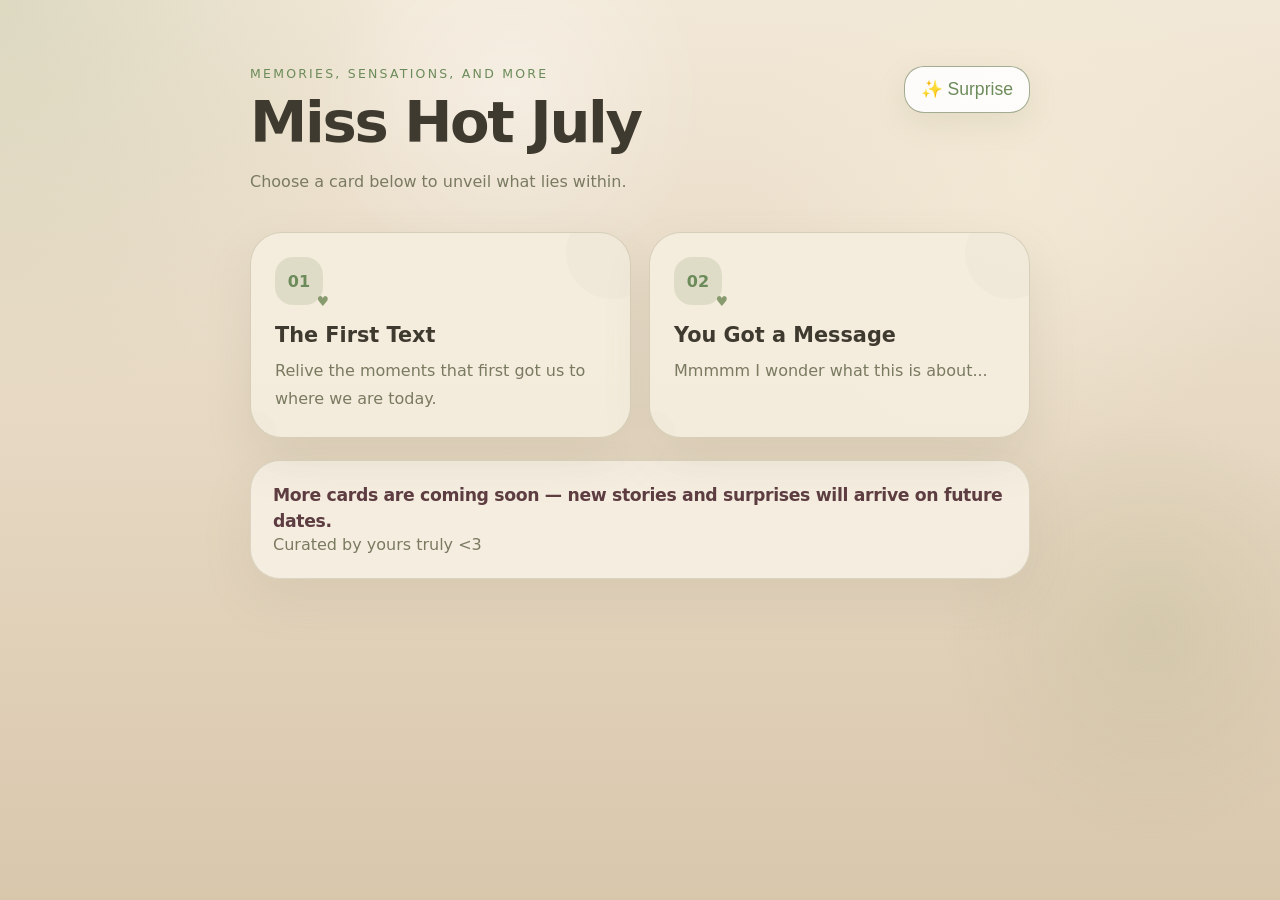
<file: index.html>
<!DOCTYPE html>
<html lang="en">
  <head>
    <meta charset="UTF-8" />
    <meta name="viewport" content="width=device-width, initial-scale=1.0, viewport-fit=cover" />
    <title>Miss Hot July | Curated From The Heart</title>
    <link rel="stylesheet" href="styles.css" />
  </head>
  <body>
    <div class="surface">
      <header class="app-header">
        <div>
          <p class="eyebrow">Memories, Sensations, and More</p>
          <h1>Miss Hot July</h1>
          <p class="description">Choose a card below to unveil what lies within.</p>
        </div>
        <button id="surpriseButton" class="theme-button" aria-label="Play a cute animated surprise">✨ Surprise</button>
      </header>

      <main>
        <section class="card-grid" aria-label="Experience directory">
          <a class="card" href="experiences/theFirstText.html">
            <div class="card-label">01</div>
            <h2>The First Text</h2>
            <p>Relive the moments that first got us to where we are today.</p>
          </a>

          <a class="card" href="loadingScreens/arionaXP-loading.html">
            <div class="card-label">02</div>
            <h2>You Got a Message</h2>
            <p>Mmmmm I wonder what this is about...</p>
          </a>
        </section>

        <section class="status-panel">
          <p class="panel-heading">More cards are coming soon — new stories and surprises will arrive on future dates.</p>
          <p class="small-note">Curated by yours truly <3</p>
        </section>
      </main>
    </div>

    <script src="app.js"></script>
  </body>
</html>
</file>
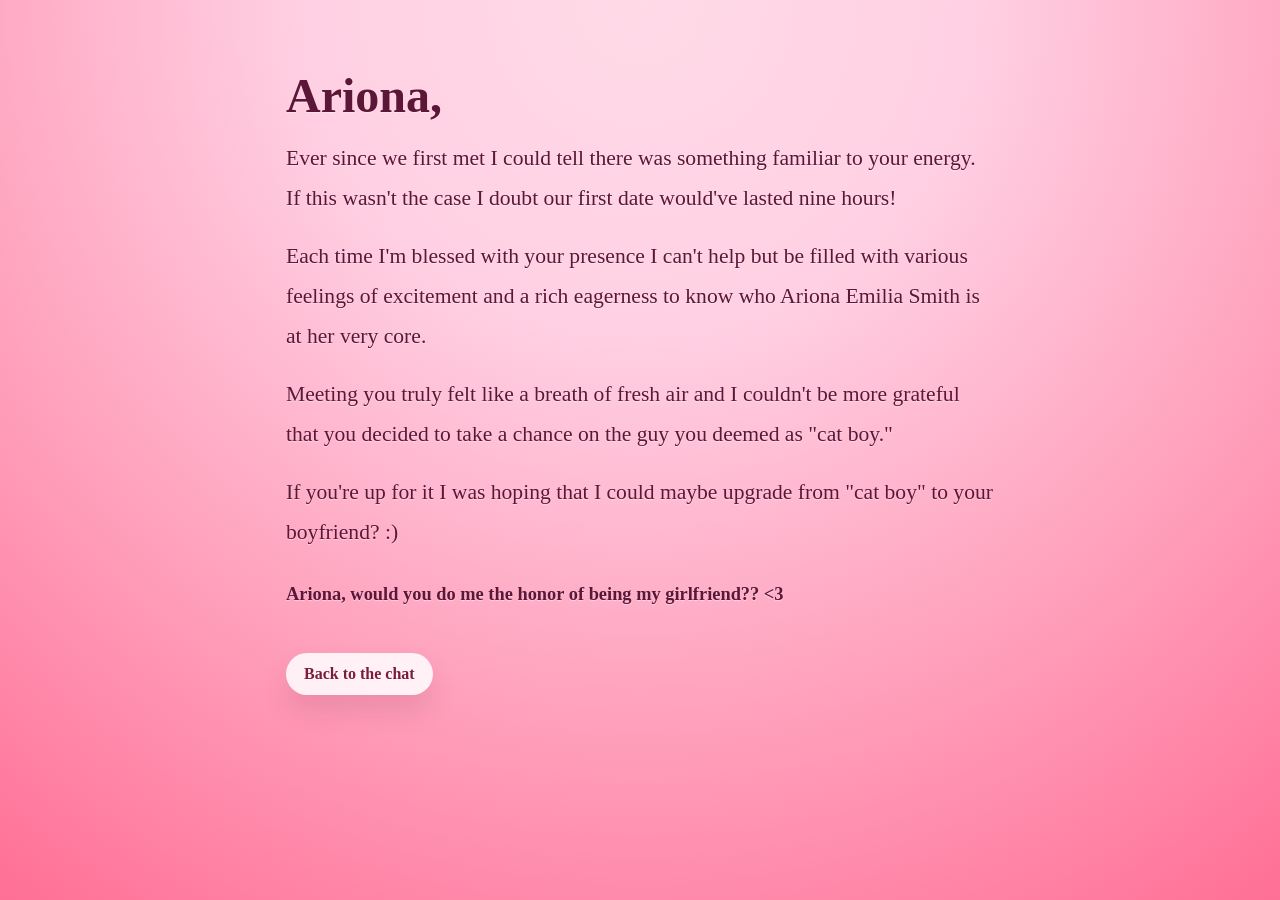
<file: love-letter.html>
<!DOCTYPE html>
<html lang="en">
  <head>
    <meta charset="UTF-8" />
    <meta name="viewport" content="width=device-width, initial-scale=1.0, viewport-fit=cover" />
    <title>My Love Letter</title>
    <style>
      :root {
        color-scheme: dark;
      }

      * {
        box-sizing: border-box;
      }

      html {
        min-height: 100%;
      }

      body {
        margin: 0;
        min-height: 100vh;
        overflow-x: hidden;
        overflow-y: auto;
        font-family: Georgia, "Times New Roman", serif;
        background: radial-gradient(circle at top, #ffdae7 0%, #ffd0e3 30%, #ff9ab7 70%, #ff6f95 100%);
        color: #5c1637;
        padding: env(safe-area-inset-top, 20px) 16px env(safe-area-inset-bottom, 20px);
      }

      .hearts {
        position: fixed;
        inset: 0;
        overflow: hidden;
        pointer-events: none;
      }

      .heart {
        position: absolute;
        font-size: 1.6rem;
        animation: drift 6s linear forwards;
        opacity: 0.85;
      }

      @keyframes drift {
        0% {
          transform: translate3d(0, 0, 0) scale(0.4);
          opacity: 0;
        }
        10% {
          opacity: 1;
        }
        100% {
          transform: translate3d(var(--tx), 110vh, 0) scale(1.2);
          opacity: 0;
        }
      }

      .letter {
        position: relative;
        z-index: 1;
        max-width: 760px;
        width: min(100%, 760px);
        margin: 0 auto;
        padding: 36px 26px 34px;
        text-align: left;
        color: #5c1637;
        text-shadow: 0 1px 1px rgba(255, 255, 255, 0.45);
      }

      .letter h1 {
        font-size: clamp(2rem, 4vw, 3rem);
        margin-bottom: 16px;
      }

      .letter p {
        font-size: clamp(1.05rem, 2.2vw, 1.35rem);
        line-height: 1.85;
        margin: 0 0 18px;
      }

      .letter .signature {
        margin-top: 24px;
        font-size: 1.15rem;
        font-weight: 700;
      }

      .back-link {
        display: inline-flex;
        margin-top: 24px;
        padding: 12px 18px;
        border-radius: 999px;
        background: rgba(255, 255, 255, 0.85);
        color: #7a1c3f;
        text-decoration: none;
        font-weight: 700;
        box-shadow: 0 16px 28px rgba(92, 22, 55, 0.12);
      }

      @media (max-width: 520px) {
        .letter {
          padding: 28px 20px 28px;
        }

        .letter h1 {
          font-size: 2rem;
        }

        .back-link {
          width: 100%;
          justify-content: center;
        }
      }
    </style>
  </head>
  <body>
    <div class="hearts" id="hearts"></div>

    <main class="letter">
      <h1>Ariona,</h1>
      <p>
        Ever since we first met I could tell there was something familiar to your energy.
        If this wasn't the case I doubt our first date would've lasted nine hours!
      </p>
      <p>
        Each time I'm blessed with your presence I can't help but be filled with various feelings of excitement and a rich eagerness
        to know who Ariona Emilia Smith is at her very core.
      </p>
      <p>
        Meeting you truly felt like a breath of fresh air and I couldn't be more grateful that you decided to take a chance on the guy
        you deemed as "cat boy." 
      </p>
      <p>
        If you're up for it I was hoping that I could maybe upgrade from "cat boy" to your boyfriend? :)
      </p>
      <p class="signature">
        Ariona, would you do me the honor of being my girlfriend?? <span aria-hidden="true">&lt;3</span>
      </p>
      <a class="back-link" href="experiences/youGotAMessage.html" onclick="sessionStorage.setItem('youGotAMessageConversationState', sessionStorage.getItem('youGotAMessageConversationState') || '{}');">Back to the chat</a>
    </main>

    <script>
      const hearts = document.getElementById('hearts');
      const symbols = ['💗', '💖', '💕', '💘', '💝'];

      function createHeart() {
        const heart = document.createElement('div');
        heart.className = 'heart';
        heart.textContent = symbols[Math.floor(Math.random() * symbols.length)];
        heart.style.left = `${Math.random() * 100}%`;
        heart.style.top = '-6vh';
        heart.style.setProperty('--tx', `${(Math.random() - 0.5) * 120}px`);
        heart.style.animationDuration = `${5 + Math.random() * 3}s`;
        hearts.appendChild(heart);

        setTimeout(() => heart.remove(), 8000);
      }

      setInterval(createHeart, 220);
      createHeart();
    </script>
  </body>
</html>
</file>
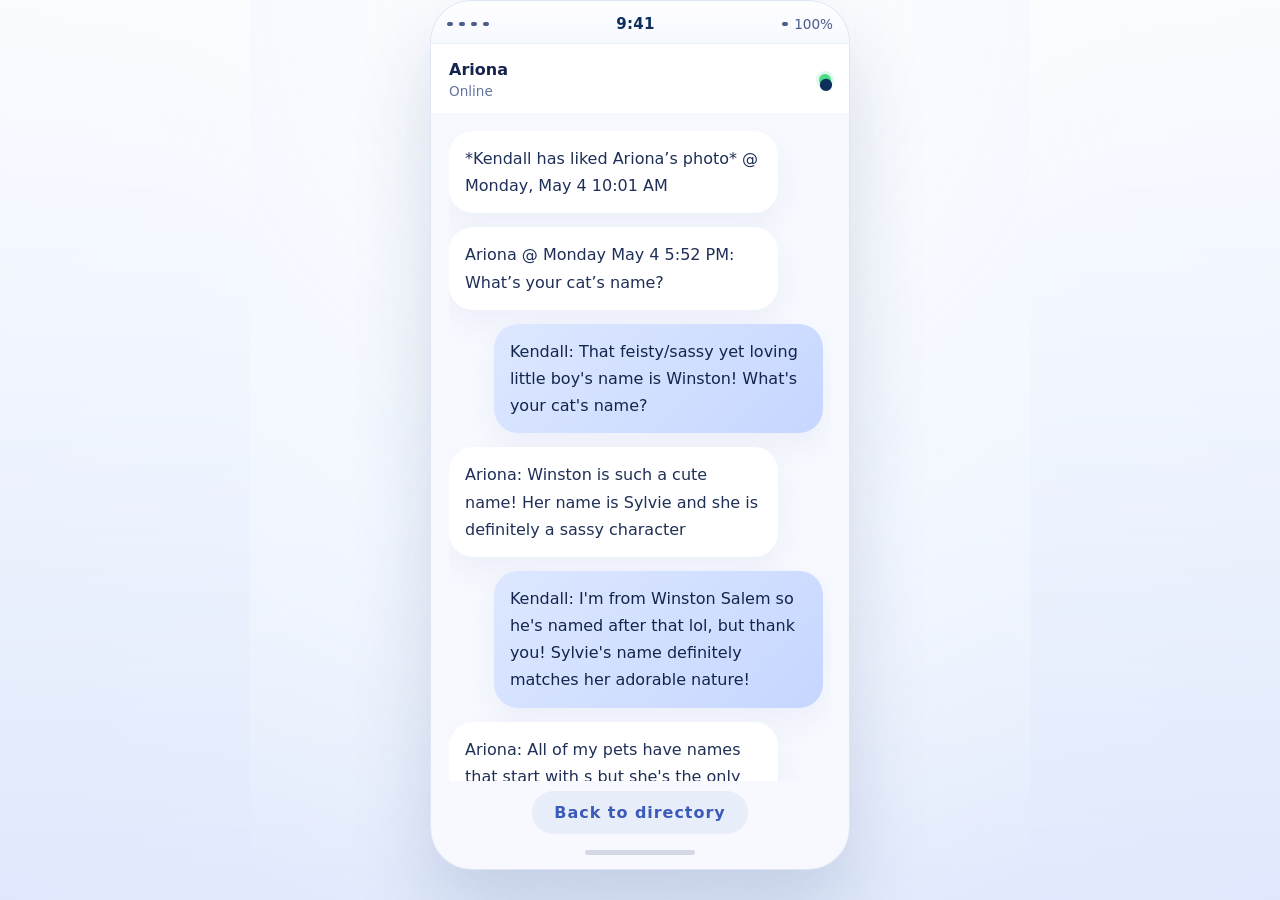
<file: experiences/theFirstText.html>
<!DOCTYPE html>
<html lang="en">
  <head>
    <meta charset="UTF-8" />
    <meta name="viewport" content="width=device-width, initial-scale=1.0, viewport-fit=cover" />
    <title>Message Thread</title>
    <link rel="stylesheet" href="../styles.css" />
    <style>
      *,
      *::before,
      *::after {
        box-sizing: border-box;
      }

      html,
      body {
        margin: 0;
        padding: 0;
        min-height: 100%;
        overflow-x: hidden;
        scrollbar-width: none;
      }

      body::-webkit-scrollbar {
        display: none;
      }

      body {
        min-height: 100vh;
        background: radial-gradient(circle at top, #f4f8ff 0%, #e6efff 40%, #dfe8fc 100%);
        color: #0d2f5c;
        font-family: Inter, system-ui, -apple-system, BlinkMacSystemFont, 'Segoe UI', sans-serif;
        overscroll-behavior: none;
        touch-action: manipulation;
      }

      body::before {
        content: '';
        position: fixed;
        inset: 0;
        background: radial-gradient(circle at top center, rgba(255, 255, 255, 0.45), transparent 45%),
          linear-gradient(180deg, rgba(255, 255, 255, 0.8), rgba(255, 255, 255, 0));
        pointer-events: none;
        z-index: -2;
      }

      .surface {
        position: relative;
        display: flex;
        justify-content: center;
        align-items: flex-start;
        width: 100%;
        min-height: 100vh;
        padding: env(safe-area-inset-top, 24px) 16px calc(env(safe-area-inset-bottom, 24px) + 12px);
        background: radial-gradient(circle at top, rgba(255, 255, 255, 0.85), rgba(244, 248, 255, 0.95) 48%, transparent 100%);
      }

      .phone-frame {
        background: #f7f9ff;
        border: 1px solid rgba(96, 123, 183, 0.16);
        border-radius: 42px;
        width: min(100%, 420px);
        max-width: 420px;
        margin: 0 auto;
        padding: 0;
        box-shadow: 0 40px 80px rgba(20, 45, 99, 0.16);
        min-height: calc(100vh - 72px);
        overflow: hidden;
      }

      .status-bar {
        display: flex;
        justify-content: space-between;
        align-items: center;
        padding: 14px 16px 10px;
        background: linear-gradient(180deg, rgba(255, 255, 255, 0.92), rgba(245, 248, 255, 0.8));
        border-bottom: 1px solid rgba(96, 123, 183, 0.12);
      }

      .status-bar .signal,
      .status-bar .battery {
        display: inline-flex;
        align-items: center;
        gap: 6px;
        color: #4c5d8c;
        font-size: 0.85rem;
      }

      .status-bar .signal span,
      .status-bar .battery .level {
        display: inline-block;
        width: 6px;
        height: 4px;
        border-radius: 999px;
        background: #4c5d8c;
      }

      .status-bar .battery span:not(.level) {
        display: inline;
        width: auto;
        height: auto;
      }

      .status-bar .time {
        font-size: 0.94rem;
        font-weight: 700;
        letter-spacing: 0.02em;
      }

      .header-row {
        display: flex;
        align-items: center;
        justify-content: space-between;
        padding: 16px 18px 14px;
        background: #ffffff;
      }

      .contact-info {
        display: grid;
        gap: 4px;
      }

      .contact-name {
        font-size: 1rem;
        font-weight: 700;
        color: #15244f;
      }

      .contact-status {
        font-size: 0.85rem;
        color: #66759e;
      }

      .contact-action {
        width: 12px;
        height: 12px;
        border-radius: 50%;
        background: #4adb86;
        box-shadow: 0 0 0 3px rgba(74, 219, 134, 0.18);
      }

      .battery {
        display: inline-flex;
        align-items: center;
        gap: 8px;
        color: #4c5d8c;
        font-size: 0.85rem;
      }

      .battery .level {
        width: 26px;
        height: 10px;
        border-radius: 999px;
        border: 1px solid rgba(76, 93, 140, 0.2);
        background: linear-gradient(90deg, #4c5d8c 70%, rgba(76, 93, 140, 0.12) 70%);
      }

      .message-view {
        display: grid;
        gap: 16px;
        padding: 18px 18px 10px;
        min-height: 0;
      }

      .messages {
        display: grid;
        gap: 14px;
        max-height: calc(100vh - 250px);
        overflow-y: auto;
        -webkit-overflow-scrolling: touch;
        touch-action: pan-y;
        overscroll-behavior: contain;
        padding-right: 8px;
        padding-bottom: 18px;
      }

      .messages::-webkit-scrollbar {
        width: 6px;
      }

      .messages::-webkit-scrollbar-track {
        background: transparent;
      }

      .messages::-webkit-scrollbar-thumb {
        background: rgba(60, 90, 186, 0.32);
        border-radius: 999px;
      }

      .bubble {
        max-width: 88%;
        padding: 14px 16px;
        border-radius: 24px;
        line-height: 1.7;
        white-space: pre-line;
        word-break: break-word;
        box-shadow: 0 14px 30px rgba(67, 87, 145, 0.06);
        scroll-snap-align: start;
      }

      .bubble.incoming {
        justify-self: start;
        background: #ffffff;
        color: #1f2f57;
      }

      .bubble.outgoing {
        justify-self: end;
        background: linear-gradient(135deg, #dde8ff 0%, #c6d6ff 100%);
        color: #14254c;
      }

      .back-link {
        display: block;
        margin: 0 auto 16px;
        width: fit-content;
        padding: 12px 22px;
        text-align: center;
        color: #3c5aba;
        background: rgba(60, 90, 186, 0.08);
        border-radius: 999px;
        text-decoration: none;
        letter-spacing: 0.06em;
        font-weight: 700;
      }

      .back-link:hover {
        background: rgba(60, 90, 186, 0.14);
      }

      .home-indicator {
        height: 5px;
        width: 110px;
        margin: 0 auto 14px;
        border-radius: 999px;
        background: rgba(20, 36, 77, 0.15);
      }

      @media (max-width: 600px) {
        .surface {
          padding: env(safe-area-inset-top, 14px) 12px calc(env(safe-area-inset-bottom, 18px) + 12px);
        }

        .phone-frame {
          width: 100%;
          max-width: 100%;
          border-radius: 32px;
          box-shadow: 0 28px 60px rgba(20, 45, 99, 0.14);
        }

        .status-bar,
        .header-row,
        .message-view,
        .back-link {
          padding-left: 12px;
          padding-right: 12px;
        }

        .status-bar {
          padding: 12px 12px 8px;
        }

        .status-bar .signal span,
        .status-bar .battery span {
          width: 5px;
          height: 4px;
        }

        .status-bar .time {
          font-size: 0.86rem;
        }

        .header-row {
          gap: 10px;
          padding: 14px 12px 12px;
        }

        .contact-name {
          font-size: 0.98rem;
        }

        .contact-status {
          font-size: 0.82rem;
        }

        .message-view {
          padding: 12px;
        }

        .messages {
          max-height: calc(100vh - 230px);
        }

        .bubble {
          font-size: 0.92rem;
          padding: 12px 14px;
          max-width: 100%;
        }

        .back-link {
          margin-bottom: 8px;
          padding: 10px 18px;
          font-size: 0.88rem;
        }

        .home-indicator {
          width: 90px;
          margin-bottom: 12px;
        }
      }

      @media (max-width: 420px) {
        .surface {
          padding: env(safe-area-inset-top, 12px) 10px calc(env(safe-area-inset-bottom, 16px) + 10px);
        }

        .phone-frame {
          border-radius: 28px;
        }

        .status-bar {
          padding: 10px 10px 7px;
        }

        .status-bar .time {
          font-size: 0.82rem;
        }

        .status-bar .signal span,
        .status-bar .battery span {
          width: 4px;
          height: 3px;
        }

        .header-row {
          padding: 12px 10px 10px;
        }

        .contact-name {
          font-size: 0.92rem;
        }

        .contact-status {
          font-size: 0.78rem;
        }

        .bubble {
          font-size: 0.86rem;
          padding: 10px 12px;
        }

        .back-link {
          padding: 10px 16px;
        }

        .home-indicator {
          width: 74px;
        }
      }
    </style>
  </head>
  <body>
    <div class="surface">
      <div class="phone-frame">
        <div class="status-bar">
          <div class="signal">
            <span></span><span></span><span></span><span></span>
          </div>
          <div class="time">9:41</div>
          <div class="battery">
            <span class="level"></span>
            <span>100%</span>
          </div>
        </div>

        <div class="header-row">
          <div class="contact-info">
            <div class="contact-name">Ariona</div>
            <div class="contact-status">Online</div>
          </div>
          <div class="contact-action">●</div>
        </div>

        <div class="message-view">
          <div class="messages" role="log" aria-live="polite">
            <div class="bubble incoming">*Kendall has liked Ariona’s photo* @ Monday, May 4 10:01 AM</div>
            <div class="bubble incoming">Ariona @ Monday May 4 5:52 PM: What’s your cat’s name?</div>
            <div class="bubble outgoing">Kendall: That feisty/sassy yet loving little boy's name is Winston! What's your cat's name?</div>
            <div class="bubble incoming">Ariona: Winston is such a cute name! Her name is Sylvie and she is definitely a sassy character</div>
            <div class="bubble outgoing">Kendall: I'm from Winston Salem so he's named after that lol, but thank you! Sylvie's name definitely matches her adorable nature!</div>
            <div class="bubble incoming">Ariona: All of my pets have names that start with s but she's the only one with a regular name</div>
            <div class="bubble outgoing">Kendall: What other pets do you have and what are the non-regular names then?? And is there any significance behind them all starting with a S?</div>
            <div class="bubble incoming">Ariona @ Tuesday May 5 10:28 AM: They are family pets, I have one dog l used to have two she recently passed. Her name was Spree and her brother's name is spaz. There's no significance it just sort of happened that way. We got spaz first and we named him that because the first night we had him if you picked him up he would wiggle and would not sit still.
Then a couple of days later I was woken up by my calling for his sister which was a surprise because at the time we only had him. She was calling for sprinkle and I refused to have a dog named sprinkle, but she was named that because she had an excitable bladder and would pee everywhere. When I would come home from school I would have to run outside to say hi to her</div>
            <div class="bubble outgoing">Kendall: I'm sorry to hear that one of your dogs passed away recently but the story behind their names are both really sweet! Also it's funny that you absolutely were not going for the name Sprinkle. What type of dogs were they? And based off the story it sounds like they might've been rescue dogs but I could have interpreted that wrong.</div>
            <div class="bubble outgoing">Kendall: My family has only had one dog during my time here on this earth and then Winston has a sister that we unfortunately have to separate from when I got out of my last relationship, but her name is Charlotte and is the sweetest and goofiest kitty you'll ever meet</div>
            <div class="bubble incoming">Ariona: It's no problem she was very old. They weren't rescued. Unfortunately the story about getting them is also kinda sad, we got spaz first as a gift the day after our first dog died. Then my mom got his sister like two days later because she felt bad that he was separated from her. They're miniature cockier spaniels.
But dang you had to lose one in the custody battle, sorry about that.</div>
            <div class="bubble outgoing">Kendall: Yeah definitely a bittersweet kinda situation in that sense then, but I'm sure you all gave her the very best life possible filled with love and treats! It's crazy because the dog I had as a kid was a black cocker spaniel we named Tara.
Yeah unfortunately I had to lose out on her, but I just used it as a chance to be a better dad to Winston because I know he really missed her too. They were different litters, same dad different mom though, but they literally grew up together ever since we had them. But he slowly becoming more and more of a loverboy!</div>
            <div class="bubble incoming">Ariona: I always worry that Sylvie might want a sibling especially since I adopted her and she had them but now she's too spoiled she territorial to have one! 😂</div>
            <div class="bubble outgoing">Kendall: Yeah I think she might enjoy her life a little bit way too much to share everything with another cat, unless you introduced them to one another in a new neutral space.
Winston's the exact same way though, but also with certain humans, I don't think he likes to share me with anyone even his own sister when she was around lol. I will say I think he's a lot better now since he's older. I think they'd benefit from a friend to play with when we have to be adults on a daily basis</div>
            <div class="bubble incoming">Ariona @ Wednesday May 6 11:19 AM: Yeah she's territorial but at the same time she likes when others come over and she likes to pretend that she is not obsessed with me. Plus she does fine with me and spaz, she's an oddball.</div>
            <div class="bubble incoming">Ariona: Yeah she's territorial but at the same time she likes when others come over and she likes to pretend that she is not obsessed with me. Plus she does fine with me and spaz, she's an oddball.</div>
            <div class="bubble outgoing">Kendall: It sounds like she can coexist with others well, which is good but also loves to be a little bit dramatic when the attention isn't there and I'd say Winston is definitely in that same boat. I work from home two days out of the week so I definitely get what you mean, hell stretch himself to tap my arm or shoulder when he's fed up enough.</div>
            <div class="bubble outgoing">Kendall: Speaking of work though what sparked your interest of wanting to be a therapist?</div>
            <div class="bubble incoming">Ariona: My mom. She's a chef and when I was in high school she had an accident where she suffered from a burn on her hand and she said the thing that was most helpful was her occupational therapist. I knew I wanted to work in a health related profession but after researching different therapists I gravitated towards OT because of its principles with a holistic approach and how we support people throughout their lifespan. Plus I have a background with being a personal care aid for Parkinson's clients so it was a good fit for me</div>
            <div class="bubble outgoing">Kendall: Despite your mom having the accident, that's a sweet full circle moment that put you on the path you are today! I really like that though it seems like you're definitely a person who puts their all into everything you do, and just have a genuine care to help any and everyone! How long have you been in your position, and how'd you get your background for care in Parkinson's, through school when you were younger?</div>
            <div class="bubble incoming">Ariona: Thank you! So I have been an OT for three years now, I currently work with kids specializing in feeding though and no longer work with Parkinson's.
My background with that was just from my grandpa. He had Parkinson's since I was little and I became one of his main caregivers and when looking for a job after college had that experience and so I got paired with caregiving for clients that also had Parkinson's</div>
            <div class="bubble outgoing">Kendall: That's really neat! It sounds like you really achieved what you set out to do since you were younger which we love to see!! I know that connection with your grandpa must be really special to you, and I'm sure you had a lot of memorable moments while caring for him! Do you think you'd like to transition into another area within OT or do you like where you're currently at? Also where'd you end up going to college?</div>
            <div class="bubble incoming">Ariona: I would love to transition from what I do now, I just sort of ended up with this position but I have always wanted to work in inpatient hospitals with physical disabilities and geriatrics and I really am into supporting aging in place with home modification. I went to Lenoir Rhyne in hickory.
What do you do for work?</div>
            <div class="bubble outgoing">Kendall: That's definitely fair and also sounds like a very interesting area to pivot to as well! It seems like it might be more hands on? Is that a harder area to get into, or does it just take a little bit of time/experience.
Ahhh okay I went to UNCC for computer engineering undergrad and grad and now I work for Wells Fargo in Credit Cards. I work in middleware so my team develops APIs that allow for various features/perks related to credit cards. Lol in short yes I am a proud nerd</div>
            <div class="bubble incoming">Ariona: Depending on how much expertise want and how deep Ill have to get certifications specializing in it, so I'll have to take a certain amount of courses and gather a certain number of continuing education credits to support it.
Everyone is a nerd about something 😂. How'd you get into that specifically?</div>
            <div class="bubble outgoing">Kendall: Ahhh okay that makes sense, hopefully you could get like scholarship or a tuition reimbursement program from your job to continue your schooling because I know those courses/certifications can sometimes be pricey! But from what I gathered so far I know you're more than capable of putting in the work to achieve it!
It's a cute little story of how I got into computers! So I used to watch my dad rebuild computers when I was a kid which initially sparked my interest, and then my mom always tells me that when I was a baby I always said I wanted to go to "com", but that passion always stuck with me! So as I grew up I had a curiosity as to how do computers actually work so I then majored in computer engineering. I'm much more interested in the hardware related side so like embedded systems and robotics (see a lot of nerd talk 😊) but I took the first job opportunity out of college so here I am!</div>
            <div class="bubble outgoing">Kendall: I'm also a big gamer too so honestly a lot of things related to technology in general just kinda fascinate me!</div>
            <div class="bubble incoming">Ariona: Yea, love my field. Hate how expensive it is to stay in my field and do more in it.
That's really cool. Have you ever looked into building your own PC or things like that?</div>
            <div class="bubble outgoing">Kendall: How often do you any of your certificates require renewal?? If you work part of a practice/group do they not typically offer any assistance to do more in your field?
Thank you! I really want to build my own PC one day but I want to wait until I have a house so I don't have to worry about moving it too often, but I've built some built/programmed some autonomous robots alongside other random devices back in college</div>
            <div class="bubble outgoing">Kendall: If you're also on board with it I can give you my number so we can continue the conversation there, it's 3364798061</div>
          </div>
        </div>

        <a class="back-link" href="../index.html">Back to directory</a>
        <div class="home-indicator"></div>
      </div>
    </div>
  </body>
</html>
</file>
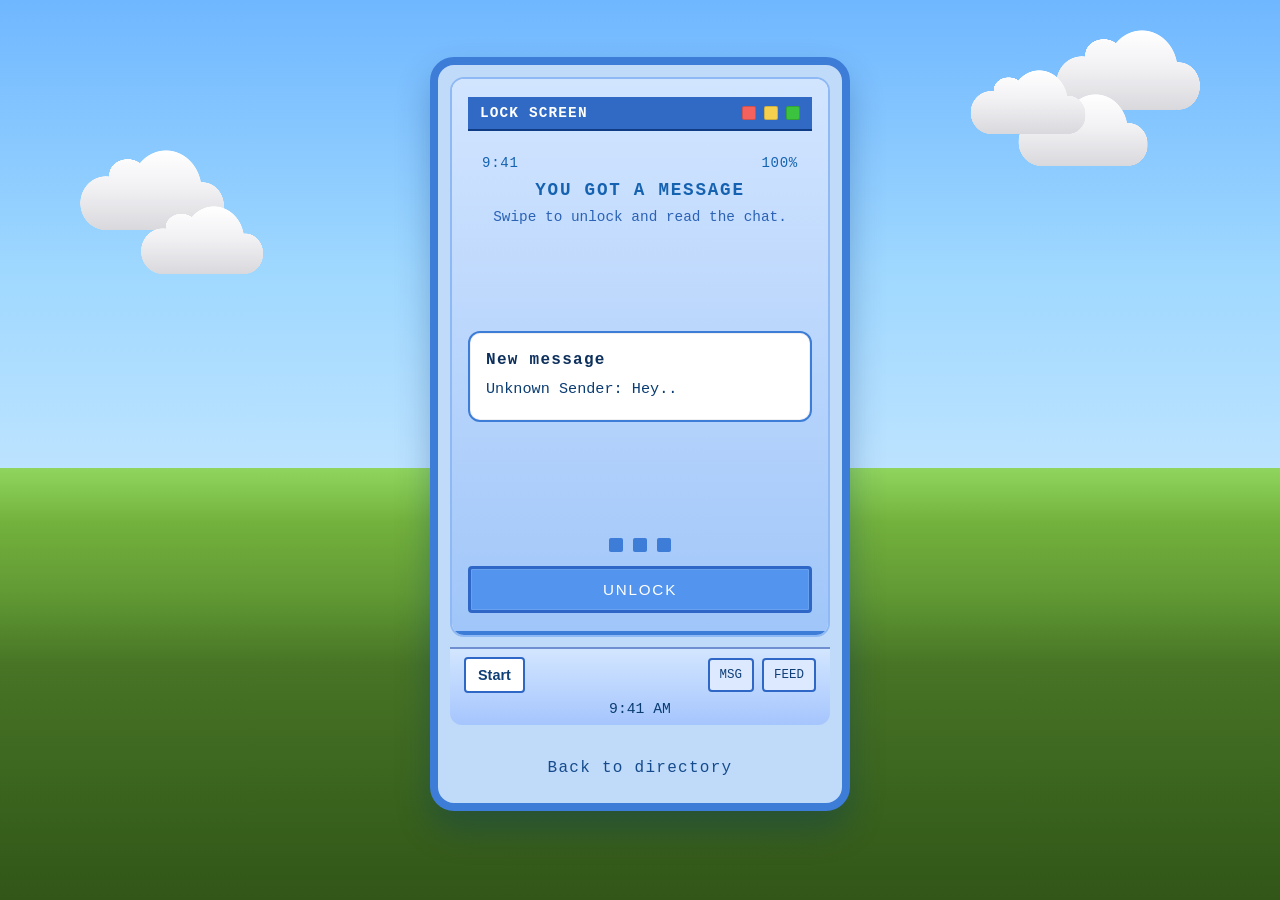
<file: experiences/youGotAMessage.html>
<!DOCTYPE html>
<html lang="en">
  <head>
    <meta charset="UTF-8" />
    <meta name="viewport" content="width=device-width, initial-scale=1.0, viewport-fit=cover" />
    <title>You Got a Message</title>
    <link rel="stylesheet" href="../styles.css" />
    <style>
      *,
      *::before,
      *::after {
        box-sizing: border-box;
      }

      html,
      body {
        margin: 0;
        padding: 0;
        min-height: 100%;
        overflow-x: hidden;
        scrollbar-width: none;
        -ms-overflow-style: none;
      }

      body::-webkit-scrollbar {
        display: none;
      }

      body {
        min-height: 100vh;
        background: linear-gradient(180deg, #6fb7ff 0%, #9fd8ff 30%, #c4e6ff 58%, #daeeff 100%);
        color: #0d2f5c;
        font-family: ui-monospace, SFMono-Regular, Menlo, Monaco, Consolas, 'Liberation Mono', 'Courier New', monospace;
        overscroll-behavior: none;
        touch-action: manipulation;
      }

      body::before {
        content: '';
        position: fixed;
        inset: 0;
        background-image:
          linear-gradient(180deg, transparent 52%, #8fd55b 52%, #72b13a 58%, #5f9830 66%, #457221 74%, #2d5314 100%),
          radial-gradient(ellipse 820px 280px at 18% 74%, #9ee671 0%, #8aca50 42%, transparent 46%),
          radial-gradient(ellipse 760px 340px at 48% 78%, #7fc14c 0%, #79b142 38%, transparent 42%),
          radial-gradient(ellipse 900px 320px at 78% 70%, #ace979 0%, #8cc65a 36%, transparent 40%),
          radial-gradient(ellipse 420px 180px at 32% 88%, #5e9e2b 0%, #548a28 33%, transparent 37%),
          radial-gradient(ellipse 360px 160px at 63% 92%, #74b444 0%, #679f38 33%, transparent 37%);
        background-repeat: no-repeat;
        background-size: cover;
        background-position: center bottom;
        opacity: 0.98;
        pointer-events: none;
        z-index: -2;
      }

      .surface {
        position: relative;
        display: flex;
        justify-content: center;
        align-items: center;
        width: 100%;
        min-height: 100vh;
        padding: env(safe-area-inset-top, 24px) 16px 32px;
      }

      .cloud {
        position: absolute;
        height: 80px;
        aspect-ratio: 1.8;
        --g: radial-gradient(50% 50%, #000 98%, #0000) no-repeat;
        mask: var(--g) 100% 100%/30% 60%,var(--g) 70% 0/50% 100%,var(--g) 0 100%/36% 68%,var(--g) 27% 18%/26% 40%,linear-gradient(#000 0 0) bottom/67% 58% no-repeat;
        background: linear-gradient(180deg, #ffffff 0%, #f2f2f5 45%, #d9d9dd 100%);
        z-index: -2;
      }

      .cloud.left-1 {
        left: -170px;
        top: 150px;
        animation: floatCloudLeft 5.4s ease-in-out infinite;
      }

      .cloud.left-2 {
        left: -120px;
        top: 200px;
        animation: floatCloudLeft 6.2s ease-in-out infinite;
        transform: scale(0.85);
      }

      .cloud.right-1 {
        right: -170px;
        top: 30px;
        animation: floatCloudRight 5.8s ease-in-out infinite;
      }

      .cloud.right-2 {
        right: -125px;
        top: 90px;
        animation: floatCloudRight 6.4s ease-in-out infinite;
        transform: scale(0.9);
      }

      .cloud.right-3 {
        right: -70px;
        top: 62px;
        animation: floatCloudRight 5.2s ease-in-out infinite;
        transform: scale(0.8);
      }

      @keyframes floatCloudLeft {
        0%, 100% { transform: translateY(0); }
        50% { transform: translateY(-10px); }
      }

      @keyframes floatCloudRight {
        0%, 100% { transform: translateY(0); }
        50% { transform: translateY(-12px); }
      }

      .phone-frame {
        background: #c0daf9;
        border: 8px solid #3d7dd8;
        border-radius: 24px;
        width: min(100%, 420px);
        max-width: 420px;
        margin: 0 auto;
        padding: 12px;
        box-shadow: 0 18px 34px rgba(0, 45, 112, 0.3);
      }

      .lock-screen {
        padding: 0;
      }

      .screen-top {
        padding: 10px 14px 8px;
      }

      .notification-card,
      .response-list button,
      .unlock-button {
        min-width: 100%;
      }

      .messages {
        max-height: 42vh;
        overflow-y: auto;
        padding-right: 6px;
      }

      .xp-taskbar {
        flex-wrap: wrap;
        gap: 8px;
      }

      .xp-taskbar .clock {
        width: 100%;
        text-align: center;
      }

      @media (max-width: 520px) {
        .window-bar,
        .screen-top,
        .notification-card,
        .response-list button,
        .unlock-button,
        .xp-taskbar {
          padding-left: 12px;
          padding-right: 12px;
        }

        .window-bar {
          gap: 8px;
          flex-wrap: wrap;
        }

        .notification-card {
          padding: 16px 14px;
        }

        .unlock-button,
        .response-list button {
          padding: 12px 14px;
          font-size: 0.9rem;
        }

        .xp-taskbar {
          padding: 10px 12px;
        }

        .xp-taskbar .task-item,
        .xp-taskbar .start-button {
          min-width: unset;
          padding: 8px 10px;
        }
      }

      .lock-screen {
        position: relative;
        min-height: 560px;
        border-radius: 14px;
        overflow: hidden;
        background: #e6f0ff;
        border: 2px solid #8fb9f4;
      }

      .lock-screen::before {
        content: '';
        position: absolute;
        inset: 0;
        background: repeating-linear-gradient(
          180deg,
          rgba(255, 255, 255, 0.18),
          rgba(255, 255, 255, 0.18) 1px,
          transparent 1px,
          transparent 3px
        );
        pointer-events: none;
      }

      .window-bar {
        display: flex;
        align-items: center;
        justify-content: space-between;
        padding: 8px 12px;
        background: #316ac5;
        border-bottom: 2px solid #0f3c84;
        color: #ffffff;
        font-size: 0.9rem;
        letter-spacing: 0.08em;
        text-transform: uppercase;
      }

      .window-bar .title {
        font-weight: 700;
      }

      .window-controls {
        display: flex;
        gap: 8px;
      }

      .window-controls button {
        width: 14px;
        height: 14px;
        border: 1px solid rgba(0, 0, 0, 0.16);
        border-radius: 2px;
        padding: 0;
        cursor: pointer;
        transition: transform 0.1s ease;
      }

      .window-controls button:active,
      .xp-taskbar .start-button:active,
      .xp-taskbar .task-item:active {
        transform: translateY(1px) scale(0.96);
      }

      .window-controls button.close {
        background: #f5625d;
      }

      .window-controls button.minimize {
        background: #f5d04f;
      }

      .window-controls button.maximize {
        background: #3bc23e;
      }

      .screen-top {
        display: grid;
        gap: 10px;
        padding: 10px 14px 10px;
        color: #1562b0;
      }

      .status-row {
        display: flex;
        justify-content: space-between;
        font-size: 0.88rem;
        letter-spacing: 0.05em;
      }

      .lock-title {
        margin: 0;
        text-align: center;
        font-size: 1.1rem;
        letter-spacing: 0.1em;
        text-transform: uppercase;
      }

      .lock-subtitle {
        margin: 0 auto;
        color: #2b62b5;
        text-align: center;
        font-size: 0.9rem;
      }

      .lock-cover,
      .message-view {
        position: absolute;
        inset: 0;
        display: grid;
        grid-template-rows: auto auto 1fr auto;
        gap: 14px;
        padding: 18px 16px 18px;
      }

      .lock-cover {
        background: linear-gradient(180deg, #d2e5ff 0%, #a0c6f9 100%);
        border-bottom: 4px solid #3d7dd8;
      }

      .notification-card {
        align-self: center;
        border-radius: 12px;
        background: #ffffff;
        border: 2px solid #3d7dd8;
        padding: 18px 16px;
        box-shadow: inset 0 0 0 1px rgba(0, 0, 0, 0.06);
      }

      .notification-card h2 {
        margin: 0 0 8px;
        font-size: 1rem;
        letter-spacing: 0.08em;
      }

      .notification-card p {
        margin: 0;
        color: #0b3d73;
        line-height: 1.6;
        font-size: 0.95rem;
      }

      .unlock-hint {
        display: flex;
        justify-content: center;
        gap: 10px;
        align-items: center;
        margin-top: 20px;
      }

      .unlock-hint span {
        width: 14px;
        height: 14px;
        border-radius: 2px;
        background: #3d7dd8;
        animation: pixelPulse 1.4s infinite ease-in-out;
      }

      @keyframes pixelPulse {
        0%, 100% { transform: translateY(0); opacity: 0.85; }
        50% { transform: translateY(-4px); opacity: 0.45; }
      }

      .unlock-button {
        margin: 0 auto;
        padding: 12px 22px;
        border-radius: 4px;
        background: #5294ee;
        border: 3px solid #2e67c6;
        color: #ffffff;
        font-size: 0.95rem;
        letter-spacing: 0.12em;
        text-transform: uppercase;
        cursor: pointer;
        box-shadow: inset 0 0 0 1px rgba(255, 255, 255, 0.12);
      }

      .unlock-button:hover,
      .unlock-button:focus-visible {
        background: #3e75ce;
      }

      .message-view {
        opacity: 0;
        pointer-events: none;
        transition: opacity 0.28s ease, transform 0.28s ease;
        transform: translateY(12px);
      }

      .message-view.active {
        opacity: 1;
        pointer-events: auto;
        transform: translateY(0);
      }

      .messages {
        display: grid;
        gap: 12px;
        overflow-y: auto;
        padding-right: 4px;
      }

      .bubble {
        max-width: 84%;
        padding: 12px 14px;
        border-radius: 4px;
        line-height: 1.5;
        border: 2px solid #2b5ea0;
      }

      .bubble.incoming {
        justify-self: start;
        background: #ffffff;
        color: #0b3d73;
      }

      .bubble.outgoing {
        justify-self: end;
        background: #cbe4ff;
        color: #0a2a57;
      }

      .response-list {
        display: grid;
        gap: 10px;
      }

      .response-list button {
        width: 100%;
        text-align: left;
        padding: 12px 14px;
        border-radius: 4px;
        border: 2px solid #2e67c6;
        background: #e7f0ff;
        color: #0f3f77;
        text-transform: uppercase;
        letter-spacing: 0.06em;
        font-size: 0.85rem;
        cursor: pointer;
      }

      .response-list button:hover,
      .response-list button:focus-visible {
        background: #d0e3ff;
      }

      .response-list button:disabled {
        opacity: 0.45;
        cursor: default;
      }

      .back-link {
        display: block;
        margin-top: 20px;
        padding: 14px 0;
        text-align: center;
        color: #154b8d;
        text-decoration: none;
        letter-spacing: 0.08em;
      }

      .back-link:hover {
        text-decoration: underline;
      }

      .xp-taskbar {
        display: flex;
        align-items: center;
        justify-content: space-between;
        padding: 8px 14px;
        background: linear-gradient(180deg, #d3e6ff 0%, #a5c5fd 100%);
        border-top: 2px solid #6f8fd1;
        border-radius: 0 0 12px 12px;
        margin-top: 10px;
      }

      .xp-taskbar .start-button {
        display: inline-flex;
        align-items: center;
        gap: 8px;
        padding: 8px 12px;
        background: #ffffff;
        border: 2px solid #2e67c6;
        border-radius: 4px;
        color: #0f3f77;
        font-weight: 700;
        font-size: 0.9rem;
        cursor: pointer;
      }

      .xp-taskbar .start-button::before {
        content: 'Start';
      }

      .xp-taskbar .task-items {
        display: flex;
        gap: 8px;
      }

      .xp-taskbar .task-item {
        display: inline-flex;
        align-items: center;
        justify-content: center;
        min-width: 42px;
        padding: 8px 10px;
        background: #dde9ff;
        border: 2px solid #2e67c6;
        border-radius: 4px;
        color: #0f3f77;
        text-transform: uppercase;
        font-size: 0.78rem;
        cursor: pointer;
      }

      .xp-taskbar .clock {
        font-size: 0.92rem;
        color: #0b3d73;
      }
    </style>
  </head>
  <body>
    <div class="surface">
      <div class="cloud left-1"></div>
      <div class="cloud left-2"></div>
      <div class="cloud right-1"></div>
      <div class="cloud right-2"></div>
      <div class="cloud right-3"></div>
      <div class="phone-frame">
        <div class="lock-screen">
          <div class="lock-cover" id="lockCover">
          <div class="window-bar">
            <div class="title">Lock Screen</div>
            <div class="window-controls">
              <button type="button" class="close" aria-label="Close"></button>
              <button type="button" class="minimize" aria-label="Minimize"></button>
              <button type="button" class="maximize" aria-label="Maximize"></button>
            </div>
          </div>
          <div class="screen-top">
            <div class="status-row">
              <span>9:41</span>
              <span>100%</span>
            </div>
            <h1 class="lock-title">You Got a Message</h1>
            <p class="lock-subtitle">Swipe to unlock and read the chat.</p>
          </div>

          <div class="notification-card">
              <h2>New message</h2>
              <p>Unknown Sender: Hey..</p>
            </div>

            <div class="unlock-hint">
              <span></span>
              <span></span>
              <span></span>
            </div>
            <button class="unlock-button" id="unlockButton">Unlock</button>
          </div>

          <div class="message-view" id="messageView">
            <div class="window-bar">
              <div class="title">Message Center</div>
              <div class="window-controls">
                <button type="button" class="close" aria-label="Close"></button>
                <button type="button" class="minimize" aria-label="Minimize"></button>
                <button type="button" class="maximize" aria-label="Maximize"></button>
              </div>
            </div>
            <div class="screen-top">
              <div class="status-row">
                <span>Cell</span>
                <span>100%</span>
              </div>
              <p class="lock-subtitle">Chat with Kendall</p>
            </div>

            <div class="messages" id="messages" role="log" aria-live="polite">
              <div class="bubble incoming">Hey it's Kendall!</div>
            </div>

            <div class="response-list" id="responseList">
              <button data-response="Well who else would it be?">Well who else would it be?</button>
            </div>
          </div>
        </div>
        <div class="xp-taskbar">
          <button class="start-button" type="button" aria-label="Start menu"></button>
          <div class="task-items">
            <div class="task-item">Msg</div>
            <div class="task-item">Feed</div>
          </div>
          <div class="clock">9:41 AM</div>
        </div>
        <a class="back-link" href="../index.html">Back to directory</a>
      </div>
    </div>

    <script>
      const unlockButton = document.getElementById('unlockButton');
      const lockCover = document.getElementById('lockCover');
      const messageView = document.getElementById('messageView');

      function showMessageView() {
        lockCover.style.opacity = '0';
        lockCover.style.pointerEvents = 'none';
        messageView.classList.add('active');
      }

      unlockButton.addEventListener('click', () => {
        showMessageView();
        if (window.Conversation && typeof window.Conversation.init === 'function') {
          window.Conversation.init();
        }
      });

      const taskButtons = document.querySelectorAll('.xp-taskbar .start-button, .xp-taskbar .task-item, .window-controls button');
      taskButtons.forEach(button => {
        button.addEventListener('click', () => {
          button.classList.add('clicked');
          setTimeout(() => button.classList.remove('clicked'), 120);
        });
      });
    </script>

    <script src="youGotAMessage.conversation.js" defer></script>
  </body>
</html>
</file>
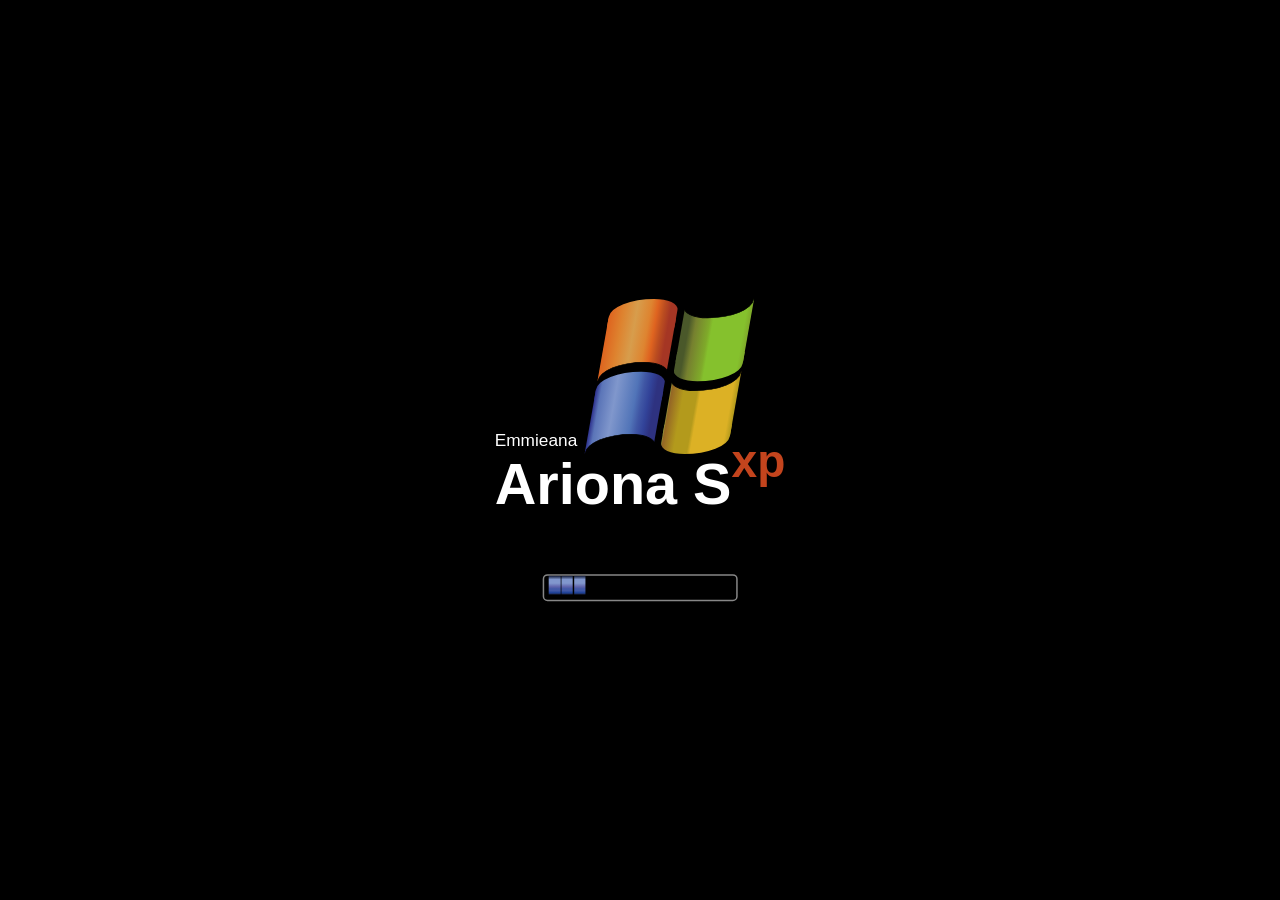
<file: loadingScreens/arionaXP-loading.html>
<!DOCTYPE html>
<html lang="en">
  <head>
    <meta charset="UTF-8" />
    <meta name="viewport" content="width=device-width, initial-scale=1.0" />
    <title>ArionaXP Loading Screen</title>
    <style>
      body {
        margin: 0;
        min-height: 100vh;
        overflow: hidden;
      }

      .windows__bg {
        position: fixed;
        top: 0;
        left: 0;
        width: 100%;
        height: 100%;
        background: black;
      }

      .windows__bg .windows__bg--inner {
        position: fixed;
        left: 50%;
        top: 50%;
        transform: translate(-50%, -50%) scale(0.75);
        animation: pulse 2.5s ease-in-out infinite;
      }

      .windows__bg .windows__logo {
        margin: 0 15% 0 0;
        min-width: 15vw;
        font-size: 0;
        transform: skew(-10deg);
        display: block;
        position: relative;
        float: right;
      }

      .windows__bg .windows__logo .windows__logo--inner {
        width: calc(50% - 0.5vw);
        height: auto;
        background-color: white;
        display: inline-block;
        padding: calc(47% - 0.5vw) 0 0;
        position: relative;
      }

      .windows__bg .windows__logo .windows__logo--inner:before {
        content: '';
        width: 100%;
        height: 3vw;
        position: absolute;
        top: -2vw;
        left: 0;
        border-radius: 100% 60% 0 0;
      }

      .windows__bg .windows__logo .windows__logo--inner:after {
        content: '';
        width: 100%;
        height: 3vw;
        position: absolute;
        top: calc(100% - 2vw);
        left: 0;
        background-color: black;
        border: 0.1vw solid black;
        border-radius: 100% 60% 0 0;
      }

      .windows__bg .windows__logo .red {
        margin: 0 0 2vw;
        background: linear-gradient(90deg, #de641f, #de832f 20%, #d79d4c 40%, #de8430 60%, #df6420 70%, #bb4d20 80%, #a53624 90%, #a53624);
      }

      .windows__bg .windows__logo .red:before {
        background: linear-gradient(90deg, #de641f, #de832f 20%, #d79d4c 40%, #de8430 60%, #df6420 70%, #bb4d20 80%, #a53624 90%, #a53624);
      }

      .windows__bg .windows__logo .green {
        margin: 0 0 4vw 0.8vw;
        transform: rotate(180deg);
        z-index: 1;
        background: linear-gradient(90deg, #7faa2a, #85c12d 8%, #85c12d 55%, #7faa2a 60%, #76802f 80%, #4a582a 90%, #4a582a);
      }

      .windows__bg .windows__logo .green:before {
        background: linear-gradient(90deg, #7faa2a, #85c12d 8%, #85c12d 55%, #7faa2a 60%, #76802f 80%, #4a582a 90%, #4a582a);
      }

      .windows__bg .windows__logo .blue {
        clear: both;
        top: -1vw;
        background: linear-gradient(90deg, #2e328e, #5b75b8 8%, #8097cc 30%, #5174b8 60%, #4057a5 70%, #324399 80%, #2e3280 90%, #2e3280);
      }

      .windows__bg .windows__logo .blue:before {
        background: linear-gradient(90deg, #2e328e, #5b75b8 8%, #8097cc 30%, #5174b8 60%, #4057a5 70%, #324399 80%, #2e3280 90%, #2e3280);
      }

      .windows__bg .windows__logo .yellow {
        margin: 0 0 0 0.8vw;
        transform: rotate(180deg);
        top: -3vw;
        background: linear-gradient(90deg, #b39a1c, #dcb125 8%, #dcb125 55%, #b39a1c 60%, #b39a1c 80%, #946625 98%, #959536);
      }

      .windows__bg .windows__logo .yellow:before {
        background: linear-gradient(90deg, #b39a1c, #dcb125 8%, #dcb125 55%, #b39a1c 60%, #b39a1c 80%, #946625 98%, #959536);
      }

      .windows__bg .windows__name {
        color: white;
        font-family: sans-serif;
        clear: both;
        top: -3.4vw;
        position: relative;
      }

      .windows__bg .windows__name p {
        font-size: 1.8vw;
        margin: 0;
      }

      .windows__bg .windows__name .windows__name--inner {
        font-size: 6vw;
        font-weight: bold;
      }

      .windows__bg .windows__name .windows__name--inner span {
        color: #c3441d;
        font-size: 4.8vw;
        bottom: 2.8vw;
        position: relative;
      }

      .windows__bg .windows__bg--loading {
        width: 20vw;
        height: 2.5vw;
        border: 0.2vw solid #878787;
        margin: 2.5vw auto 0;
        border-radius: 0.5vw;
        position: relative;
        overflow: hidden;
      }

      .windows__bg .windows__bg--loading ul {
        font-size: 0;
        display: inline-block;
        position: absolute;
        top: 0;
        left: -2.6vw;
        animation: loading 2s linear infinite;
        width: 3.9vw;
      }

      .windows__bg .windows__bg--loading ul li {
        width: 1.2vw;
        height: 2.0vw;
        display: inline-block;
        background: linear-gradient(180deg, #09112d, #8197cd 20%, #8197cd 40%, #5d62ab 60%, #4158a6 70%, #4158a6 80%, #204399 90%, #1c2954);
        margin: 0 0.1vw 0 0;
      }

      @keyframes loading {
        0% { left: -20vw; }
        100% { left: 20vw; }
      }

      @keyframes pulse {
        0%, 100% { transform: translate(-50%, -50%) scale(0.75); }
        50% { transform: translate(-50%, -50%) scale(0.77); }
      }
    </style>
  </head>
  <body>
    <div class="windows__bg">
      <div class="windows__bg--inner">
        <div class="windows__logo">
          <div class="windows__logo--inner red"></div>
          <div class="windows__logo--inner green"></div>
          <div class="windows__logo--inner blue"></div>
          <div class="windows__logo--inner yellow"></div>
        </div>
        <div class="windows__name">
          <p>Emmieana</p>
          <div class="windows__name--inner">
            Ariona S<span>xp</span>
          </div>
        </div>
        <div class="windows__bg--loading">
          <ul>
            <li></li>
            <li></li>
            <li></li>
          </ul>
        </div>
      </div>
    </div>
    <script>
      setTimeout(() => {
        window.location.href = '../experiences/youGotAMessage.html';
      }, 10000);
    </script>
  </body>
</html>
</file>
<file: styles.css>
:root {
  color-scheme: light;
  --bg: #f6ede0;
  --surface: rgba(249, 243, 233, 0.92);
  --surface-strong: rgba(245, 238, 224, 0.98);
  --text: #3f3a2f;
  --muted: #7a7a61;
  --border: rgba(141, 152, 120, 0.28);
  --accent: #6c8b5a;
  --accent-soft: rgba(128, 152, 103, 0.18);
  --card: rgba(248, 241, 229, 0.95);
}

html, body {
  min-height: 100%;
}

body {
  margin: 0;
  font-family: Inter, system-ui, -apple-system, BlinkMacSystemFont, "Segoe UI", sans-serif;
  background: radial-gradient(circle at top left, rgba(154, 170, 124, 0.24), transparent 26%),
    radial-gradient(circle at 80% 20%, rgba(242, 233, 213, 0.9), transparent 22%),
    linear-gradient(180deg, #f2e8d7 0%, #d9c7ac 100%);
  color: var(--text);
}

body::before {
  content: "";
  position: fixed;
  inset: 0;
  background: radial-gradient(circle at 40% 10%, rgba(255, 255, 255, 0.35), transparent 18%),
    radial-gradient(circle at 90% 70%, rgba(156, 163, 113, 0.18), transparent 16%);
  pointer-events: none;
}

.surface {
  position: relative;
  max-width: 780px;
  margin: 0 auto;
  padding: env(safe-area-inset-top) 20px 44px;
}

.app-header {
  display: flex;
  justify-content: space-between;
  gap: 18px;
  align-items: flex-start;
  padding: 26px 0 18px;
}

  .eyebrow {
    margin: 0 0 12px;
    color: var(--accent);
    text-transform: uppercase;
    letter-spacing: 0.18em;
    font-size: 0.78rem;
  }

  h1 {
    margin: 0;
    font-size: clamp(2.4rem, 5vw, 3.6rem);
    line-height: 1.03;
    letter-spacing: -0.04em;
  }

  .description {
    margin: 16px 0 0;
    max-width: 40rem;
    color: var(--muted);
    line-height: 1.75;
}

.theme-button {
  border: 1px solid rgba(141, 152, 120, 0.8);
  background: rgba(255, 255, 255, 0.88);
  color: var(--accent);
  padding: 12px 16px;
  border-radius: 20px;
  font-size: 1.1rem;
  cursor: pointer;
  transition: transform 0.2s ease, background 0.2s ease, box-shadow 0.2s ease;
  box-shadow: 0 10px 30px rgba(146, 152, 103, 0.14);
}

.card-grid {
  display: grid;
  gap: 18px;
  grid-template-columns: 1fr;
  padding-top: 18px;
}

.cute-burst {
  position: absolute;
  inset: 0;
  pointer-events: none;
  overflow: hidden;
}

.burst-item {
  position: absolute;
  opacity: 0;
  transform: translate(-50%, -50%) scale(0.8);
  animation: burst-pop 2.4s ease forwards;
}

@keyframes burst-pop {
  0% {
    opacity: 0;
    transform: translate(-50%, -50%) scale(0.8);
  }
  15% {
    opacity: 1;
    transform: translate(-50%, -50%) scale(1.1);
  }
  60% {
    opacity: 1;
    transform: translate(-50%, -120%) scale(1.2);
  }
  100% {
    opacity: 0;
    transform: translate(-50%, -220%) scale(1.3);
  }
}

.card {
  display: block;
  padding: 24px;
  border-radius: 32px;
  background: rgba(245, 238, 224, 0.88);
  border: 1px solid rgba(160, 153, 120, 0.36);
  text-decoration: none;
  color: inherit;
  box-shadow: 0 22px 46px rgba(143, 138, 112, 0.16);
  transition: transform 0.25s ease, border-color 0.25s ease, background 0.25s ease;
  position: relative;
  overflow: hidden;
}

.card::before,
.card::after {
  content: '';
  position: absolute;
  border-radius: 50%;
  opacity: 0.18;
  pointer-events: none;
  transition: transform 0.3s ease, opacity 0.3s ease;
}

.card::before {
  width: 92px;
  height: 92px;
  background: rgba(118, 140, 96, 0.18);
  top: -26px;
  right: -28px;
}

.card::after {
  width: 44px;
  height: 44px;
  background: rgba(183, 189, 139, 0.16);
  bottom: -18px;
  left: -18px;
}

.card:hover,
.card:focus-visible {
  transform: translateY(-3px);
  border-color: rgba(124, 145, 98, 0.7);
  background: rgba(255, 255, 246, 0.98);
}

.card:hover::before {
  transform: translateY(-8px) scale(1.06);
  opacity: 0.28;
}

.card:hover::after {
  transform: translateY(8px) scale(1.08);
  opacity: 0.28;
}

.card-label {
  display: inline-flex;
  align-items: center;
  justify-content: center;
  width: 48px;
  height: 48px;
  border-radius: 18px;
  background: var(--accent-soft);
  color: var(--accent);
  font-weight: 800;
  margin-bottom: 18px;
  position: relative;
}

.card-label::after {
  content: '♥';
  position: absolute;
  right: -6px;
  bottom: -4px;
  font-size: 0.85rem;
  color: rgba(124, 145, 98, 0.9);
}

.card h2 {
  margin: 0 0 10px;
  font-size: 1.3rem;
}

.card p {
  margin: 0;
  line-height: 1.75;
  color: var(--muted);
}

.status-panel {
  margin-top: 22px;
  padding: 22px 22px 24px;
  border-radius: 30px;
  background: rgba(247, 241, 228, 0.88);
  border: 1px solid rgba(167, 160, 131, 0.32);
  box-shadow: 0 18px 50px rgba(139, 132, 106, 0.12);
}

.status-panel p {
  margin: 0;
}

.status-panel .panel-heading {
  font-size: 1.08rem;
  line-height: 1.5;
  font-weight: 700;
  color: #5d3d41;
  letter-spacing: -0.02em;
}

.small-note {
  margin-top: 10px;
  color: var(--muted);
}

@media (min-width: 640px) {
  .card-grid {
    grid-template-columns: repeat(2, minmax(0, 1fr));
  }
}

@media (min-width: 980px) {
  .surface {
    padding: 40px 28px 48px;
  }
}

html.light {
  color-scheme: light;
}

html.light {
  --bg: #f7f8fb;
  --surface: rgba(255, 255, 255, 0.96);
  --surface-strong: rgba(248, 249, 253, 0.98);
  --text: #0d1729;
  --muted: #58627c;
  --border: rgba(13, 23, 41, 0.08);
  --accent-soft: rgba(255, 91, 128, 0.14);
  --card: rgba(255, 255, 255, 0.98);
}

html.light body {
  background: radial-gradient(circle at top, rgba(255, 91, 128, 0.12), transparent 32%),
    linear-gradient(180deg, #fcfdff 0%, #eef1f8 100%);
}

html.light .theme-button {
  background: rgba(13, 23, 41, 0.06);
}

html.light .card,
html.light .status-panel {
  background: var(--surface);
}
</file>
